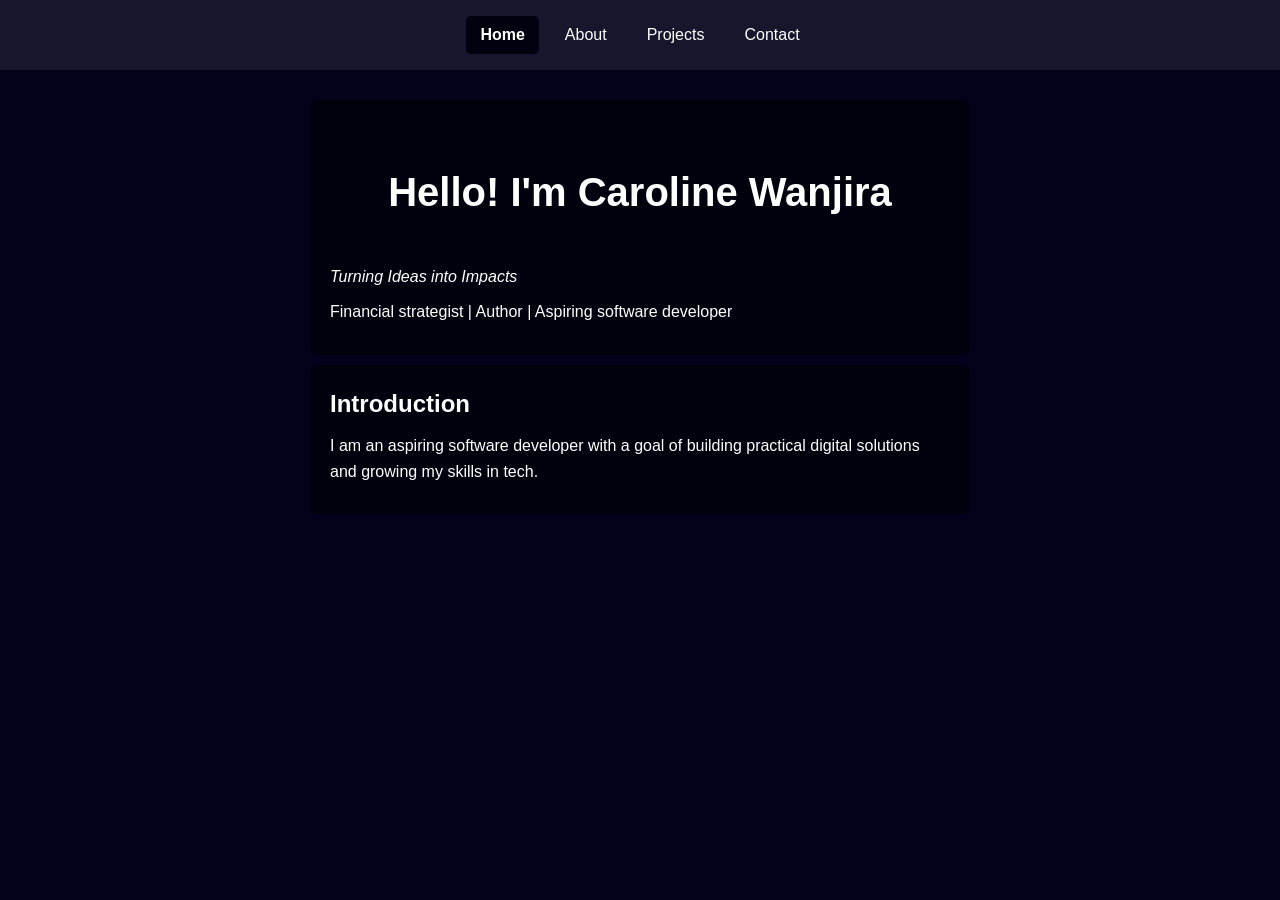
<file: index.html>
<!DOCTYPE html>
<html lang="en"
<head>
<meta charset="UTF-8"
<meta name="viewport" content="width=device-width, initial-scale=1.0">
<title>Home Caroline Wanjira</title>
 <link rel="stylesheet" href="styles.css">
</head>

<body>
 <header>
<nav>
<a href="index.html" class="active">Home</a>
<a href="about.html">About</a>
<a href="projects.html">Projects</a>
<a href="contact.html">Contact</a>
</nav>
</header>

<main>
    <section>
 <h1>Hello! I'm Caroline Wanjira</h1>
 <p><em>Turning Ideas into Impacts</em></p>
<p> Financial strategist | Author | Aspiring software developer</p>
</section>
<section>
    <h2>Introduction</h2>
    <p>I am an aspiring software developer with a goal of building practical digital solutions and growing my skills in tech.</p>
</section>
</main>
</body>
</html>
</file>
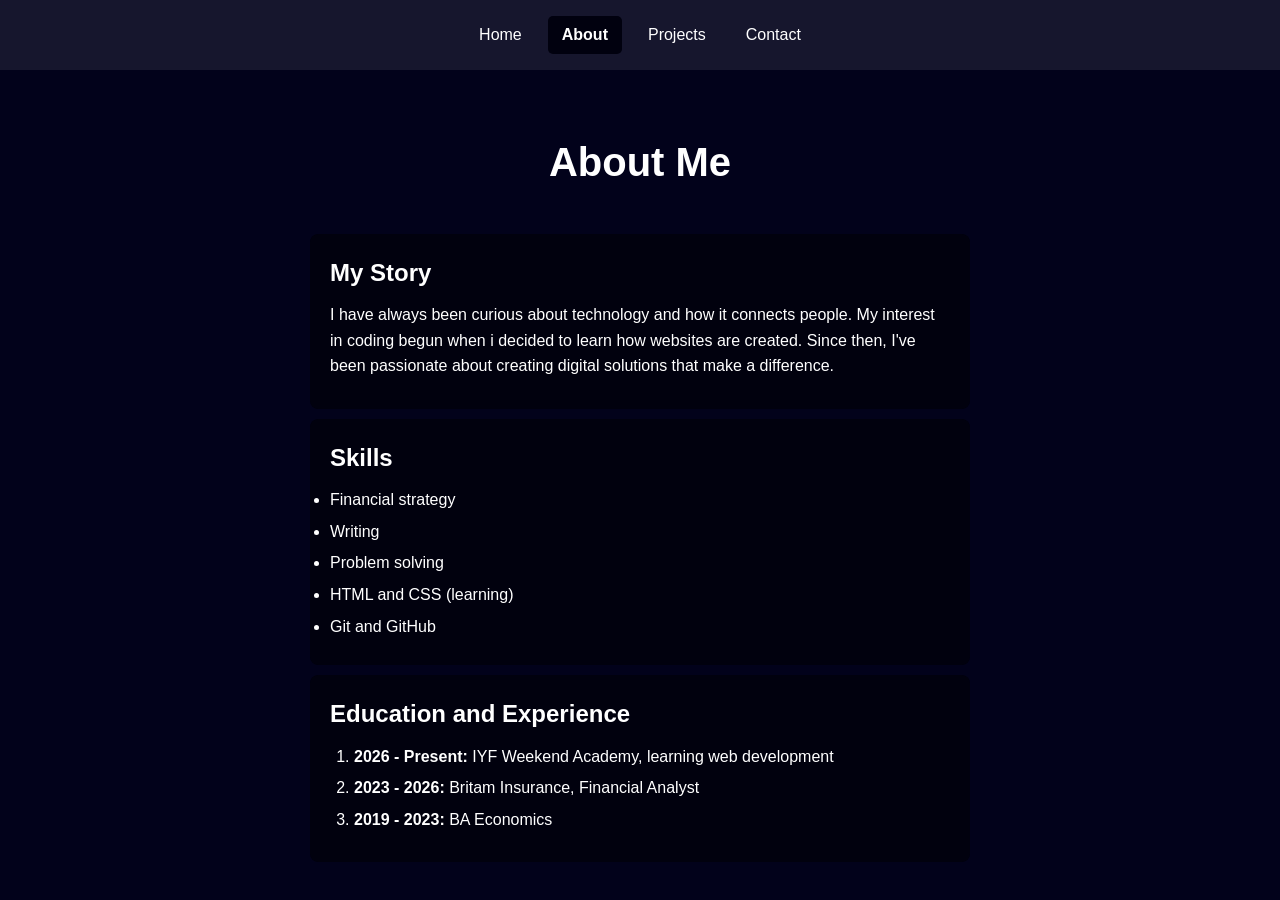
<file: about.html>
<!DOCTYPE html>
<html lang="en">
<head>
    <meta charset="UTF-8">
    <meta name="viewport" content="width=device-width, initial-scale=1.0">
    <title>About Caroline Wanjira</title>
    <link rel="stylesheet" href="styles.css">
</head>


<body>
  <header>
    <nav>
      <a href="index.html">Home</a>
      <a href="about.html" class="active">About</a>
      <a href="projects.html">Projects</a>
      <a href="contact.html">Contact</a>
    </nav>
  </header>

  <main>
    <h1>About Me</h1>

    <section>
      <h2>My Story</h2>
      <p>I have always been curious about technology and how it connects people. My interest in coding begun when i decided to learn how websites are created. Since then, I've been passionate about creating digital solutions that make a difference.</p>
    </section>

    <section>
      <h2>Skills</h2>
      <ul>
        <li>Financial strategy</li>
        <li>Writing</li>
        <li>Problem solving</li>
        <li>HTML and CSS (learning)</li>
        <li>Git and GitHub</li>
      </ul>
    </section>

    <section>
      <h2>Education and Experience</h2>
      <ol>
        <li><strong>2026 - Present:</strong> IYF Weekend Academy, learning web development</li>
        <li><strong>2023 - 2026:</strong> Britam Insurance, Financial Analyst</li>
        <li><strong>2019 - 2023:</strong> BA Economics</li>
      </ol>
    </section>
  </main>
</body>
</html>
</html>
</file>
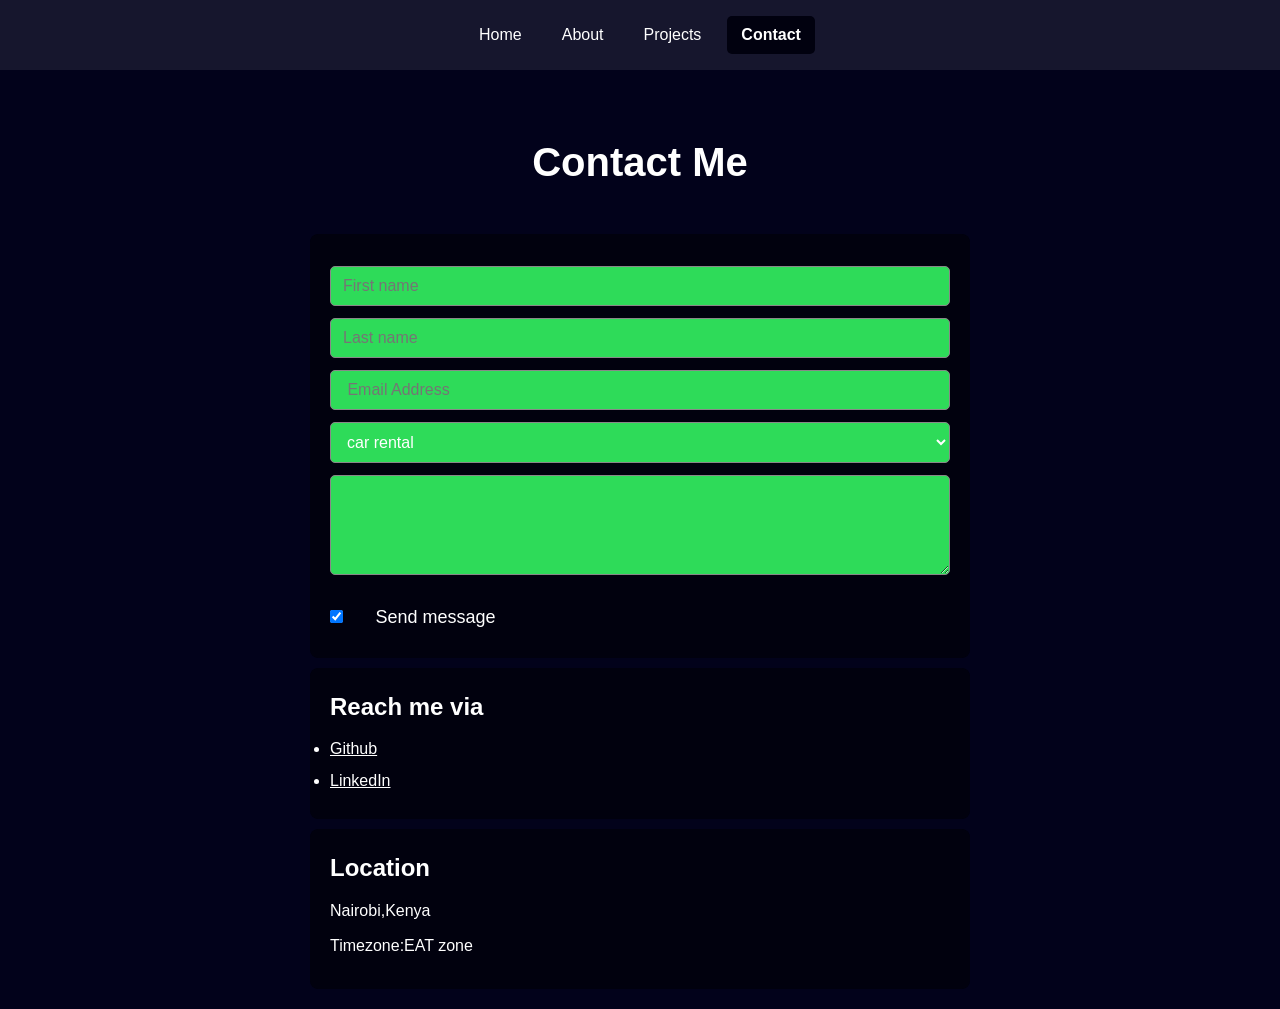
<file: contact.html>
<!DOCTYPE html>
<html lang="en">
<head>
    <meta charset="UTF-8">
    <meta name="viewport" content="width=device-width, initial-scale=1.0">
    <title>Contact Form</title>
    <Link rel="stylesheet"href="styles.css">
</head>
<body>
    <header>
        <nav>
            <a href="index.html">Home</a>
            <a href="about.html">About</a>
            <a href="projects.html">Projects</a>
            <a href="contact.html" class="active">Contact</a>
        </nav>
    </header>
    <main>
        <h1>Contact Me</h1>
        <section>
<form action="https://formspree.io/f/mzezvobn" method="POST">
    <input type="text"name "first" placeholder="First name" autocomplete="off" required>
    <input type="text" name "last" placeholder="Last name"autocomplete="off" required>
    <input type="text" name "email" placeholder=" Email Address"autocomplete="off" required>
    
     <select name="service">
    <option value="car rental">car rental</option>
    <option value="car leasing">car leasing</option>
    <option value="car track installation">car track installation</option>
    </select>

    <textarea rows="5"name "message"placeholder="enter text" required></textarea>
    <label>
    <input type="checkbox"name="newsletter"value="subscribed"checked>
    </label>

    <button type="submit">Send message</button>
</form>
</section>

<section>
    <h2>Reach me via </h2>
    <ul>
        <li><a href="https://github.com/Caroline-wanjira">Github</a></li>
        <li><a href="https://www.linkedin.com/in/caroline-wanjira">LinkedIn</a></li>
     </ul>
</section>
<section>
    <h2>Location</h2>
    <p>Nairobi,Kenya</p>
    <p>Timezone:EAT zone</p>
</section>
</body>
</html>
</file>
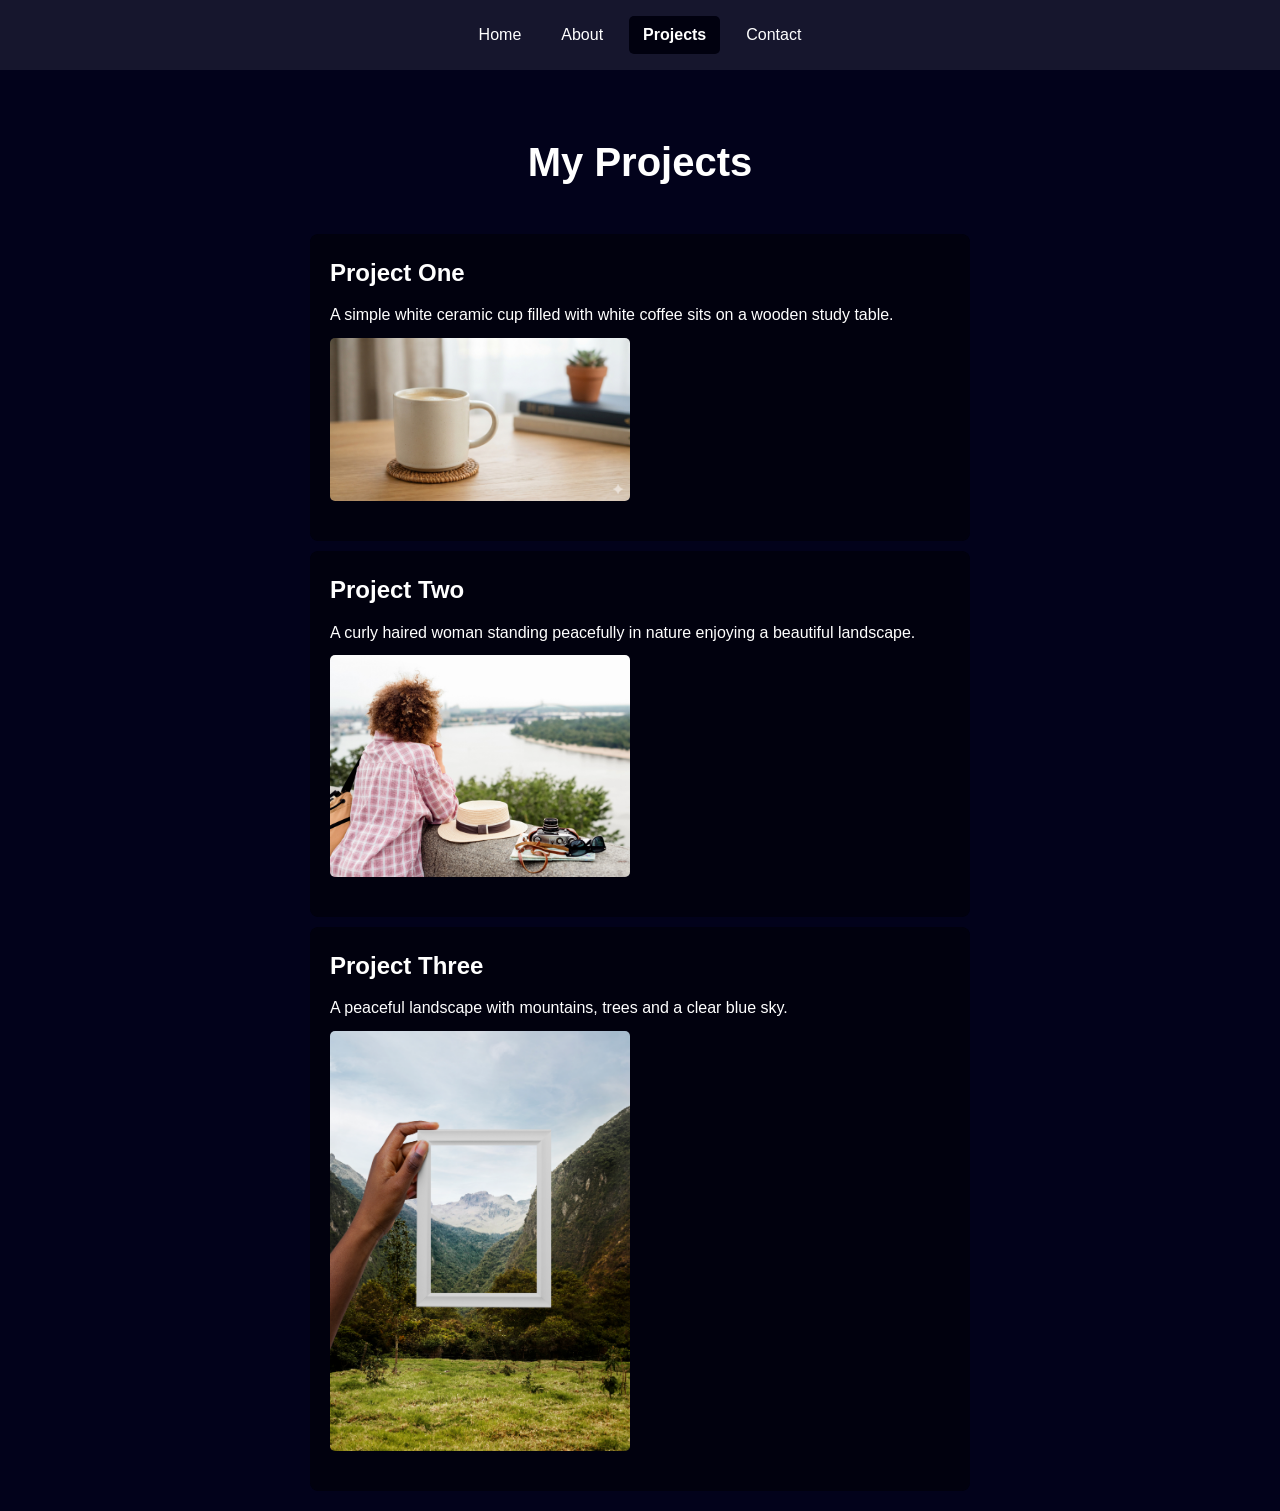
<file: projects.html>
<!DOCTYPE html>
<html lang="en">
<head>
  <meta charset="UTF-8">
  <meta name="viewport" content="width=device-width, initial-scale=1">
  <title>Projects | Caroline Wanjira</title>
  <link rel="stylesheet" href="styles.css">
</head>
<body>
  <header>
    <nav>
      <a href="index.html">Home</a>
      <a href="about.html">About</a>
      <a href="projects.html" class="active">Projects</a>
      <a href="contact.html">Contact</a>
    </nav>
  </header>

  <main>
    <h1>My Projects</h1>

    <section>
      <h2>Project One</h2>
      <p>A simple white ceramic cup filled with white coffee sits on a wooden study table.</p>
      <img src="white-coffee-cup.jpg" alt="Placeholder image for Project One" class="project-img">
    </section>

    <section>
      <h2>Project Two</h2>
      <p>A curly haired woman standing peacefully in nature enjoying a beautiful landscape.</p>
      <img src="landscape-view.jpg" alt="Placeholder image for Project Two" class="project-img">
    </section>

    <section>
      <h2>Project Three</h2>
      <p>A peaceful landscape with  mountains, trees and a clear blue sky.</p>
      <img src="curly-woman.jpg" alt="Placeholder image for Project Three" class="project-img">
    </section>
  </main>
</body>
</html>
</file>
<file: styles.css>
* {
  margin: 0;
  padding: 0;
  box-sizing: border-box;
}


body {
  background-color: rgb(2, 2, 27);
  color: white;
  font-family: Arial, Helvetica, sans-serif;
  line-height: 1.6;
  min-height: auto;
}

main {
  max-width: 700px;
  margin: 0 auto;
  padding: 20px;
}

h1 {
  color: var(--sky);
  text-align: center;
  font-size: 2.5rem;
  margin: 40px  20px;
}

h2 {
  margin-bottom: 10px;
}

p {
  margin-bottom: 10px;
}


header {
  background-color: rgba(255, 255, 255, 0.08);
  padding: 16px 20px;
}

nav {
  display: flex;
  justify-content: center;
  flex-wrap: wrap;
  gap: 12px;
}

nav a {
  color: white;
  text-decoration: none;
  padding: 6px 14px;
  border-radius: 5px;
}

nav a:hover {
  background-color: rgba(255, 255, 255, 0.15);
}

nav a.active {
  background-color:rgb(1, 1, 15);
  color:white;
  font-weight: bold;
}


section {
  background-color: rgb(1, 1, 14);
  color: white;
  padding: 20px;
  margin-top: 10px;
  border-radius: 8px;
  
}

section a {
  color: var(--link);
}
ol {
  margin-left: 24px;
  margin-bottom: 10px;
}

li {
  margin-bottom: 6px;
}

input,
select,
textarea {
  display: block;
  width: 100%;
  padding: 10px 12px;
  margin: 12px 0;
  border: 1px solid #888;
  border-radius: 5px;
  background-color: rgb(46, 219, 89);
  color:white;
  font-family: inherit;
  font-size: 16px;
}

textarea {
  height: 100px;
  resize: vertical;
}

input[type="checkbox"] {
  display: inline-block;
  width: auto;
  margin: 0 8px 0 0;
  cursor: pointer;
}

button {
  background-color: var(--green);
  color: var(--text-dark);
  border: none;
  padding: 10px 20px;
  margin-top: 10px;
  font-size: 18px;
  border-radius: 5px;
  cursor: pointer;
}

button:hover {
  opacity: 0.85;
}

.project-img {
  display: block;
  width: 100%;
  max-width: 300px;
  height: auto;
  margin: 10px 0 20px;
  border-radius: 5px;
}
</file>
